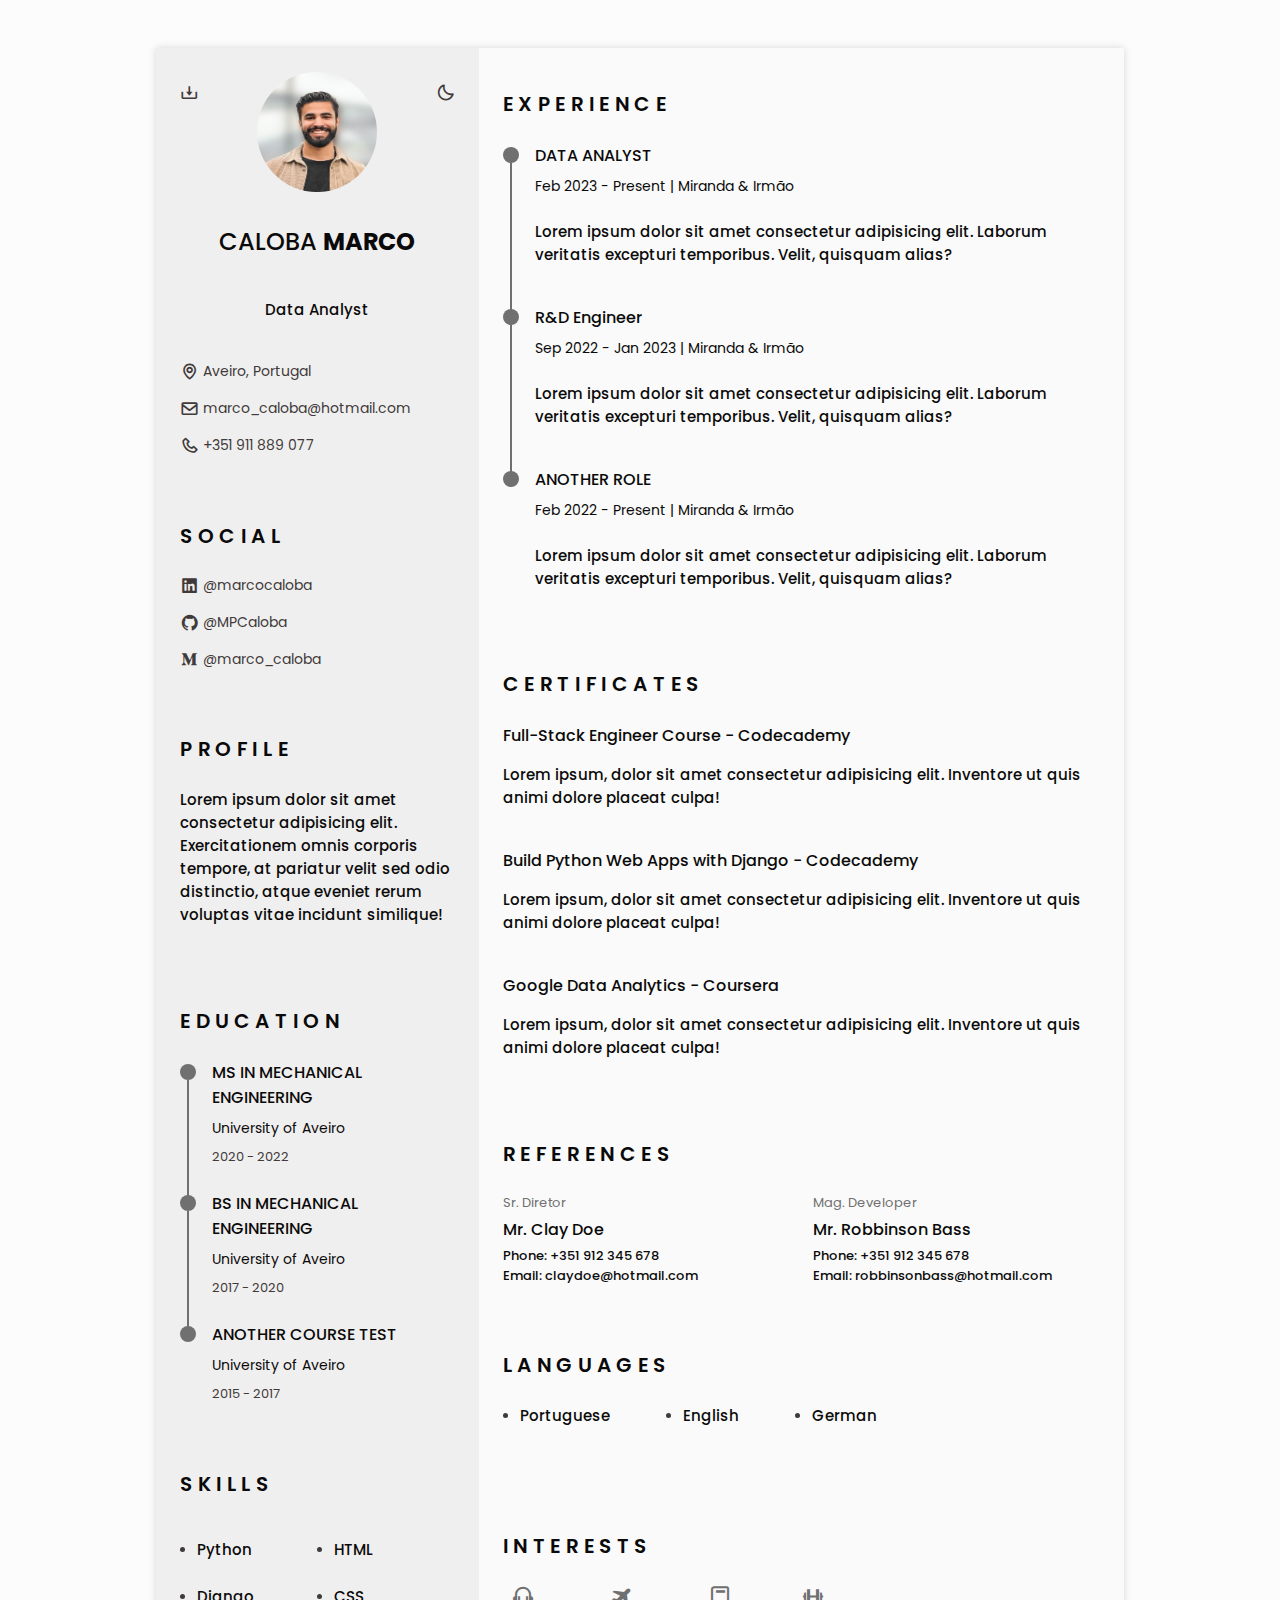
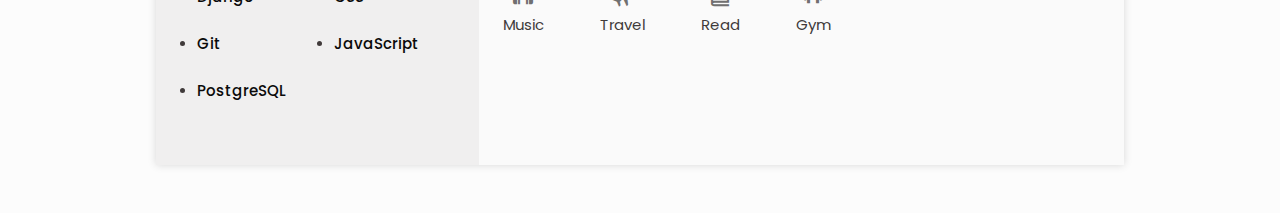
<file: index.html>
<!DOCTYPE html>
<html lang="en">
    <head>
        <meta charset="UTF-8">
        <meta name="viewport" content="width=device-width, initial-scale=1.0">
        <title>My Resume</title>

        <!-- BOX ICONS (remote version) -->
        <link rel="stylesheet" href="https://cdn.jsdelivr.net/npm/boxicons@latest/css/boxicons.min.css">

        <!-- CSS -->
        <link rel="stylesheet" href="./css/styles.css">
    </head>

    <body>
        <header class="l-header" id="header">
            <nav class="nav bd-container">
                <a href="#" class="nav__logo">Caloba</a>
                <div class="nav__menu" id="nav-menu">
                    <ul class="nav__list">
                        <li class="nav__item">
                            <a href="#home" class="nav__link active-link">
                                <i class='bx bx-home-alt nav__icon'></i>Home
                            </a>
                        </li>
                        <li class="nav__item">
                            <a href="#profile" class="nav__link">
                                <i class='bx bx-user nav__icon'></i>Profile
                            </a>
                        </li>
                        <li class="nav__item">
                            <a href="#education" class="nav__link">
                                <i class='bx bx-book nav__icon'></i>Education
                            </a>
                        </li>
                        <li class="nav__item">
                            <a href="#skills" class="nav__link">
                                <i class='bx bx-receipt nav__icon'></i>Skills
                            </a>
                        </li>
                        <li class="nav__item">
                            <a href="#experience" class="nav__link">
                                <i class='bx bx-briefcase-alt nav__icon'></i>Experience
                            </a>
                        </li>
                        <li class="nav__item">
                            <a href="#certificates" class="nav__link">
                                <i class='bx bx-award nav__icon'></i>Certificates
                            </a>
                        </li>
                        <li class="nav__item">
                            <a href="#references" class="nav__link">
                                <i class='bx bx-link-external nav__icon'></i>References
                            </a>
                        </li>
                    </ul>
                </div>
                <div class="nav__toggle" id="nav-toggle">
                    <i class="bx bx-grid-alt"></i>
                </div>
            </nav>
        </header>

        <main class="l-main bd-container">
            <div class="resume" id="area-cv">
            <!-- ALL ELEMENTS WITHIN THIS DIV ARE GENERATED IN PDF -->

                <div class="resume__left">
                    <!-- HOME -->
                    <secion class="home" id="home">
                        <div class="home__container section bd-grid">
                            <div class="home__data bd-grid">
                                <img src="./img/perfil.jpg" alt="" class="home__img">

                                <h1 class="home__title">CALOBA <b>MARCO</b></h1>
                                <h3 class="home__profession">Data Analyst</h3>

                                <!-- Button to download CV saved -->
                                <div>
                                    <a download="" href="./pdf/resume.pdf" class="home__button-movil">Download</a>
                                </div>
                            </div>

                            <div class="home__address bd-grid">
                                <span class="home__information">
                                    <i class="bx bx-map home-icon"></i> Aveiro, Portugal
                                </span>
                                <span class="home__information">
                                    <i class="bx bx-envelope home-icon"></i> marco_caloba@hotmail.com
                                </span>
                                <span class="home__information">
                                    <i class="bx bx-phone home-icon"></i> +351 911 889 077
                                </span>
                            </div>
                            
                            <!-- Theme change button -->
                            <i class="bx bx-moon change-theme" title="Theme" id="theme-button"></i>

                            <!-- Button to generate and download the pdf -->
                            <i class="bx bx-download generate-pdf" title="Generate PDF" id="resume-button"></i>
                        </div>



                    </secion>
                    
                    <!-- SOCIAL -->
                    <section class="social section">
                        <h2 class="section-title">SOCIAL</h2>

                        <div class="social__container bd-grid">
                            <a href="https://linkedin.com/" target="_blank" class="social__link">
                                <i class='bx bxl-linkedin-square social__icon'></i> @marcocaloba
                            </a>
                            <a href="https://github.com/" target="_blank" class="social__link">
                                <i class='bx bxl-github social__icon'></i> @MPCaloba
                            </a>
                            <a href="https://medium.com/" target="_blank" class="social__link">
                                <i class='bx bxl-medium social__icon'></i> @marco_caloba
                            </a>
                        </div>
                    </section>

                    <!-- PROFILE -->
                    <section class="profile section" id="profile">
                        <h2 class="section-title">Profile</h2>

                        <p class="profile__description">Lorem ipsum dolor sit amet consectetur adipisicing elit. Exercitationem omnis corporis tempore, at pariatur velit sed odio distinctio, atque eveniet rerum voluptas vitae incidunt similique!</p>
                    </section>

                    <!-- EDUCATION -->
                    <section class="education section" id="education">
                        <h2 class="section-title">Education</h2>

                        <div class="education__container bd-grid">
                            <div class="education__content">
                                <div class="education__time">
                                    <span class="education__rounder"></span>
                                    <span class="education__line"></span>
                                </div>

                                <div class="education__data bd-grid">
                                    <h3 class="education__title">MS IN MECHANICAL ENGINEERING</h3>
                                    <span class="education__studies">University of Aveiro</span>
                                    <span class="education__year">2020 - 2022</span>
                                </div>
                            </div>

                            <div class="education__content">
                                <div class="education__time">
                                    <span class="education__rounder"></span>
                                    <span class="education__line"></span>
                                </div>

                                <div class="education__data bd-grid">
                                    <h3 class="education__title">BS IN MECHANICAL ENGINEERING</h3>
                                    <span class="education__studies">University of Aveiro</span>
                                    <span class="education__year">2017 - 2020</span>
                                </div>
                            </div>

                            <div class="education__content">
                                <div class="education__time">
                                    <span class="education__rounder"></span>
                                    <!-- <span class="education__line"></span> -->
                                </div>

                                <div class="education__data bd-grid">
                                    <h3 class="education__title">ANOTHER COURSE TEST</h3>
                                    <span class="education__studies">University of Aveiro</span>
                                    <span class="education__year">2015 - 2017</span>
                                </div>
                            </div>
                        </div>
                    </section>

                    <!-- SKILLS -->
                    <section class="skills section" id="skills">
                        <h2 class="section-title">Skills</h2>

                        <div class="skills__content bd-grid">
                            <ul class="skills__data">
                                <li class="skills__name">
                                    <span class="skills__circle"></span> Python
                                </li>
                                <li class="skills__name">
                                    <span class="skills__circle"></span> Django
                                </li>
                                <li class="skills__name">
                                    <span class="skills__circle"></span> Git
                                </li>
                                <li class="skills__name">
                                    <span class="skills__circle"></span> PostgreSQL
                                </li>
                            </ul>

                            <ul class="skills__data">
                                <li class="skills__name">
                                    <span class="skills__circle"></span> HTML
                                </li>
                                <li class="skills__name">
                                    <span class="skills__circle"></span> CSS
                                </li>
                                <li class="skills__name">
                                    <span class="skills__circle"></span> JavaScript
                                </li>
                            </ul>
                        </div>
                    </section>
                </div>

                <div class="resume__right">
                    <!-- EXPERIENCE -->
                    <section class="experience section" id="experience">
                        <h2 class="section-title">Experience</h2>   

                        <div class="experience__container bd-grid">
                            <div class="experience__content">
                                <div class="experience__time">
                                    <span class="experience__rounder"></span>
                                    <span class="experience__line"></span>
                                </div>

                                <div class="experience__data bd-grid">
                                    <h3 class="experience__title">DATA ANALYST</h3>
                                    <span class="experience__company">Feb 2023 - Present | Miranda & Irmão</span>
                                    <p class="experience_description">Lorem ipsum dolor sit amet consectetur adipisicing elit. Laborum veritatis excepturi temporibus. Velit, quisquam alias?</p>
                                </div>
                            </div>

                            <div class="experience__content">
                                <div class="experience__time">
                                    <span class="experience__rounder"></span>
                                    <span class="experience__line"></span>
                                </div>

                                <div class="experience__data bd-grid">
                                    <h3 class="experience__title">R&D Engineer</h3>
                                    <span class="experience__company">Sep 2022 - Jan 2023 | Miranda & Irmão</span>
                                    <p class="experience_description">Lorem ipsum dolor sit amet consectetur adipisicing elit. Laborum veritatis excepturi temporibus. Velit, quisquam alias?</p>
                                </div>
                            </div>
                            <div class="experience__content">
                                <div class="experience__time">
                                    <span class="experience__rounder"></span>
                                    <!-- <span class="experience__line"></span> -->
                                </div>

                                <div class="experience__data bd-grid">
                                    <h3 class="experience__title">ANOTHER ROLE</h3>
                                    <span class="experience__company">Feb 2022 - Present | Miranda & Irmão</span>
                                    <p class="experience_description">Lorem ipsum dolor sit amet consectetur adipisicing elit. Laborum veritatis excepturi temporibus. Velit, quisquam alias?</p>
                                </div>
                            </div>
                        </div>
                    </section>

                    <!-- CERTIFICATES -->
                    <section class="certificate section" id="certificates">
                        <h2 class="section-title">Certificates</h2>

                        <div class="certificate__container bd-grid">
                            <div class="certificate__content">
                                <h3 class="certificate__title">Full-Stack Engineer Course - Codecademy</h3>
                                <p class="certificate__description">Lorem ipsum, dolor sit amet consectetur adipisicing elit. Inventore ut quis animi dolore placeat culpa!</p>
                            </div>
                            <div class="certificate__content">
                                <h3 class="certificate__title">Build Python Web Apps with Django - Codecademy</h3>
                                <p class="certificate__description">Lorem ipsum, dolor sit amet consectetur adipisicing elit. Inventore ut quis animi dolore placeat culpa!</p>
                            </div>
                            <div class="certificate__content">
                                <h3 class="certificate__title">Google Data Analytics - Coursera</h3>
                                <p class="certificate__description">Lorem ipsum, dolor sit amet consectetur adipisicing elit. Inventore ut quis animi dolore placeat culpa!</p>
                            </div>
                        </div>
                    </section>

                    <!-- REFERENCES -->
                    <section class="references section" id="references">
                        <h2 class="section-title">References</h2>

                        <div class="references__container bd-grid">
                            <div class="references__content bd-grid">
                                <span class="references__subtitle">Sr. Diretor</span>
                                <h3 class="references_title">Mr. Clay Doe</h3>
                                <ul class="references__contact">
                                    <li>Phone: +351 912 345 678</li>
                                    <li>Email: claydoe@hotmail.com</li>
                                </ul>
                            </div>

                            <div class="references__content bd-grid">
                                <span class="references__subtitle">Mag. Developer</span>
                                <h3 class="references_title">Mr. Robbinson Bass</h3>
                                <ul class="references__contact">
                                    <li>Phone: +351 912 345 678</li>
                                    <li>Email: robbinsonbass@hotmail.com</li>
                                </ul>
                            </div>
                        </div>
                    </section>

                    <!-- LANGUAGES -->
                    <section class="languages section" id="languages">
                        <h2 class="section-title">Languages</h2>

                        <div class="languages__container">
                            <ul class="languages__content bd-grid">
                                <li class="languages__name">
                                    <span class="languages__circle"></span> Portuguese
                                </li>
                                <li class="languages__name">
                                    <span class="languages__circle"></span> English
                                </li>
                                <li class="languages__name">
                                    <span class="languages__circle"></span> German
                                </li>
                            </ul>
                        </div>
                    </section>

                    <!-- INTERESTS -->
                    <section class="interests section" id="interests">
                        <h2 class="section-title">Interests</h2>

                        <div class="interests__container bd-grid">
                            <div class="interests__content">
                                <i class="bx bx-headphone interests-icon"></i>
                                <span class="interests__name">Music</span>
                            </div>

                            <div class="interests__content">
                                <i class="bx bxs-plane-alt interests-icon"></i>
                                <span class="interests__name">Travel</span>
                            </div>

                            <div class="interests__content">
                                <i class="bx bx-book interests-icon"></i>
                                <span class="interests__name">Read</span>
                            </div>

                            <div class="interests__content">
                                <i class="bx bx-dumbbell interests-icon"></i>
                                <span class="interests__name">Gym</span>
                            </div>
                        </div>
                    </section>
                </div>
            </div>

        </main>

        <!-- SCROLL TOP -->
        <a href="#" class="scrolltop" id="scroll-top">
            <i class="bx bx-up-arrow-alt scrolltop__icon"></i>
        </a>

        <!-- HTML 2 PDF -->
        <script src="./js/html2pdf.bundle.min.js"></script>

        <!-- MAIN JS -->
        <script src="./js/main.js"></script>

    </body>
</html>
</file>
<file: css/styles.css>
/* ==== GOOGLE FONTS ==== */
@import url('https://fonts.googleapis.com/css2?family=Poppins:wght@400;500;600&display=swap');

/* ==== VARIABLES CSS ==== */
:root {
    --header-height: 3rem;

    /* ==== COLOURS ==== */
    --title-color: #0B0A0A;
    --text-color: #403A3A;
    --text-color-light: #707070;
    --container-color: #FAFAFA;
    --container-color-alt: #F0EFEF;
    --body-color: #FCFCFC;
    
    /* ==== FONT AND TYPOGRAPHY ==== */
    --body-font: 'Poppins', sans-serif;
    --h1-font-size: 1.5rem;
    --h2-font-size: 1.25rem;
    --h3-font-size: 1rem;
    --normal-font-size: .938rem;
    --small-font-size: .875rem;
    --smaller-font-size: .813rem;

    /* ==== FONT WEIGHT ==== */
    --font-medium: 500;
    --font-semi-bold: 600;

    /* ==== MARGINS ==== */
    --mb-1: .5rem;
    --mb-2: 1rem;
    --mb-3: 1.5rem;

    /* ==== Z INDEX ==== */
    --z-tooltip: 10;
    --z-fixed: 100;
}


/* ==== BASE ==== */
*,
::before,
::after {
    box-sizing: border-box;
}

html {
    scroll-behavior: smooth;
}


/* ==== DARK THEME VARIABLES ==== */
body.dark-theme {
    --title-color: #F2F2F2;
    --text-color: #BFBFBF;
    --container-color: #212121;
    --container-color-alt: #181616;
    --body-color: #2B2B2B;
}


/* ==== BUTTON DARK/LIGHT ==== */
.change-theme {
    position: absolute;
    right: 0;
    top: 2.2rem;
    display: flex;
    color: var(--text-color);
    font-size: 1.2rem;
    cursor: pointer;
}

.change-theme:hover {
    color: var(--title-color);
}


/* ==== FONT SIZE VARIABLES TO SCALE CV ==== */
body.scale-cv {
    --h1-font-size: .938rem;
    --h2-font-size: .938rem;
    --h3-font-size: .875rem;
    --normal-font-size: .813rem;
    --small-font-size: .75rem;
    --smaller-font-size: .688rem;
}


/* ==== GENERATE PDF BUTTON ==== */
.generate-pdf {
    display: none;
    position: absolute;
    top: 2.2rem;
    left: 0;
    font-size: 1.2rem;
    color: var(--text-color);
    cursor: pointer;
}

.generate-pdf:hover {
    color: var(--title-color);
}


/* ==== CLASSES MODIFIED TO REDUCE SIZE AND PRINT ON A4 SHEET ==== */
.scale-cv .change-theme,
.scale-cv .generate-pdf {
    display: none;
}

.scale-cv .bd-container {
    max-width: 595px;
}

.scale-cv .section {
    padding: 1.5rem 0 .8rem;
}

.scale-cv .section-title {
    margin-bottom: .75rem;
}

.scale-cv .resume__left,
.scale-cv .resume__right {
    padding: 0 1rem;
}

.scale-cv .home__img {
    width: 90px;
    height: 90px;
}

.scale-cv .home__container {
    gap: 1.5rem;
}

.scale-cv .home__data {
    gap: .25rem;
}

.scale-cv .home__address,
.scale-cv .social__container {
    gap: .75rem;
}

.scale-cv .home-icon,
.scale-cv .social__icon,
.scale-cv .interests-icon {
    font-size: 1rem;
}

.scale-cv .education__container,
.scale-cv .experience__container,
.scale-cv .certificate__container {
    gap: 1rem;
}

.scale-cv .education__time,
.scale-cv .experience__time {
    padding-right: .5rem;
}

.scale-cv .education__rounder,
.scale-cv .experience__rounder {
    width: 11px;
    height: 11px;
    margin-top: .22rem;
}

.scale-cv .education__line,
.scale-cv .experience__line {
    width: 1px;
    height: 110%;
    transform: translate(5px, 0);
}

.scale-cv .education__data,
.scale-cv .experience__data {
    gap: .25rem;
}

.scale-cv .skills__name {
    margin-bottom: var(--mb-1);
}

.scale-cv .interests__container {
    column-gap: 2.5rem;
}

body {
    margin: 0 0 var(--header-height) 0;
    padding: 0;
    font-family: var(--body-font);
    font-size: var(--normal-font-size);
    background-color: var(--body-color);
    color: var(--text-color);

}

h1, h2, h3,
ul, p {
    color: var(--title-color);
    font-weight: var(--font-medium);
}

h1, h2, h3 {
    color: var(--title-color);
    font-weight: var(--font-medium);
}

ul {
    padding: 0;
    list-style: none;
}

a {
    text-decoration: none;
}

img {
    max-width: 100%;
    height: auto;
}


/* ==== CLASS CSS ==== */
.section {
    padding: 1.5rem 0;
}

.section-title {
    font-size: var(--h2-font-size);
    color: var(--title-color);
    font-weight: var(--font-semi-bold);
    text-transform: uppercase;
    letter-spacing: .35rem;
    text-align: center;
    margin-bottom: var(--mb-3);
}


/* ==== LAYOUT ==== */
.bd-container {
    max-width: 968px;
    width: calc(100% - 3rem);
    margin-left: var(--mb-3);
    margin-right: var(--mb-3);
}

.bd-grid {
    display: grid;
    gap: 1.5rem;
}

.l-header {
    width: 100%;
    position: fixed;
    bottom: 0;
    left: 0;
    z-index: var(--z-fixed);
    background-color: var(--body-color);
    box-shadow: 0 -1px 4px rgba(0, 0, 0, .1);
    transition: .3s;
}


/* ==== NAV ==== */
.nav {
    height: var(--header-height);
    display: flex;
    justify-content: space-between;
    align-items: center;
}

@media screen and (max-width: 968px) {
    .nav__menu {
        position: fixed;
        bottom: -100%;
        left: 0;
        width: 100%;
        padding: 2rem 1.5rem;
        background-color: var(--body-color);
        box-shadow: 0 1px 4px rgba(0, 0, 0, .1);
        border-radius: 1rem 1rem 0 0;
        z-index: var(--z-fixed);
        transition: .3s;
    }
}

.nav__logo,
.nav__toggle {
    color: var(--title-color);
    font-weight: var(--font-medium);
}

.nav__toggle {
    font-size: 1.2rem;
    cursor: pointer;
}

.nav__item {
    text-align: center;
}

.nav__list {
    display: grid;
    grid-template-columns: repeat(3, 1fr);
    gap: 2rem;
}

.nav__link {
    display: flex;
    flex-direction: column;
    font-size: var(--smaller-font-size);
    color: var(--text-color-light);
    font-weight: var(--font-medium);
}

.nav__link:hover {
    color: var(--title-color);
}

.nav__icon {
    font-size: 1.2rem;
    margin-bottom: var(--mb-1);
}


/* ==== SHOW MENU ==== */
.show-menu {
    bottom: var(--header-height);
}


/* ==== ACTIVE MENU LINK ==== */
.active-link {
    color: var(--title-color);
}


/* ==== HOME ==== */
.home {
    position: relative;
}

.home__container {
    gap: 3rem;
}

.home__data {
    gap: .5rem;
    text-align: center;
}

.home__img {
    width: 120px;
    height: 120px;
    border-radius: 50%;
    justify-self: center;
    margin-bottom: var(--mb-1);
}

.home__title {
    font-size: var(--h1-font-size);
}

.home__profession {
    font-size: var(--normal-font-size);
    margin-bottom: var(--mb-1);
}

.home__address {
    gap: 1rem;
}

.home__information {
    display: flex;
    align-items: center;
    font-size: var(--small-font-size);
}

.home-icon {
    font-size: 1.2rem;
    margin-right: .25rem;
}

.home__button-movil {
    display: inline-block;
    border: 2px solid var(--text-color);
    color: var(--title-color);
    padding: 1rem 2rem;
    border-radius: .25rem;
    transition: .3s;
    font-weight: var(--font-medium);
    margin-top: var(--mb-3);
}

.home__button-movil:hover {
    background-color: var(--text-color);
    color: var(--container-color);
}


/* ==== SOCIAL ==== */
.social__container {
    grid-template-columns: max-content;
    gap: 1rem;
}

.social__link {
    display: inline-flex;
    align-items: center;
    font-size: var(--small-font-size);
    color: var(--text-color);
}

.social__link:hover {
    color: var(--title-color)
}

.social__icon {
    font-size: 1.2rem;
    margin-right: .25rem;
}


/* ==== PROFILE ==== */
.profile__description {
    text-align: center;
}


/* ==== EDUCATION AND EXPERIENCE ==== */
.education__content,
.experience__content {
    display: flex;
}

.education__time,
.experience__time {
    padding-right: 1rem;
}

.education__rounder,
.experience__rounder {
    position: relative;
    display: block;
    width: 16px;
    height: 16px;
    background-color: var(--text-color-light);
    border-radius: 50%;
    margin-top: .25rem;
}

.education__line,
.experience__line {
    display: block;
    width: 2px;
    height: 110%;
    background-color: var(--text-color-light);
    transform: translate(7px, 0);
}

.education__data,
.experience__data {
    gap: .5rem;
}

.education__title,
.experience__title {
    font-size: var(--h3-font-size);
    margin: 0 0;
}

.education__studies,
.experience__company {
    font-size: var(--small-font-size);
    color: var(--title-color);
}

.education__year {
    font-size: var(--smaller-font-size);
}


/* ==== SKILLS AND LANGUAGES ==== */
.skills__content,
.languages__content {
    grid-template-columns: repeat(2, 1fr);
    gap: 0;
}

.skills__name,
.languages__name {
    display: flex;
    align-items: center;
    margin-bottom: var(--mb-3);
}

.skills__circle,
.languages__circle {
    display: inline-block;
    width: 5px;
    height: 5px;
    background-color: var(--text-color);
    border-radius: 50%;
    margin-right: .75rem;
}


/* ==== CERTIFICATES ==== */
.certificate__title {
    font-size: var(--h3-font-size);
    margin: 0;
}



/* ==== REFERENCES ==== */
.references__content {
    gap: .25rem;
}

.references__subtitle {
    color: var(--text-color-light);
}

.references__subtitle,
.references__contact {
    font-size: var(--smaller-font-size);
    margin: 0;
}

.references_title {
    font-size: var(--h3-font-size);
    margin: 0;
}


/* ==== INTERESTS ==== */
.interests__container {
    grid-template-columns: repeat(3, 1fr);
    margin-top: var(--mb-2);
}

.interests__content {
    display: flex;
    flex-direction: column;
    align-items: center;
}

.interests-icon {
    font-size: 1.5rem;
    color: var(--text-color-light);
    margin-bottom: .25rem;
}


/* ==== Scroll top ==== */
.scrolltop {
    position: fixed;
    right: 1rem;
    bottom: -20%;
    display: flex;
    justify-content: center;
    align-items: center;
    padding: .3rem;
    background-color: var(--container-color-alt);
    border-radius: .4rem;
    z-index: var(--z-tooltip);
    transition: .4s;
    /* visibility: hidden; */
}

.scrolltop__icon {
    font-size: 1.2rem;
    color: var(--text-color);
}

.show-scroll {
    visibility: visible;
    bottom: 5rem;
}


/* ==== MEDIA QUERIES ==== */
/* ==== Two column menu for small devices ==== */
@media screen and (max-width: 320px) {
    .nav__list {
        grid-template-columns: repeat(2, 1fr);
        gap: 1rem .5rem;
    }
}


/* ==== Classes modified for large screen size ==== */
@media screen and (min-width: 968px) {
    body {
        margin: 3rem 0;
    }

    .bd-container {
        margin-left: auto;
        margin-right: auto;
    }

    .l-header,
    .scrolltop {
        display: none;
    }

    .resume {
        display: grid;
        grid-template-columns: .5fr 1fr;
        background-color: var(--container-color);
        box-shadow: 0 0 8px rgba(13, 12, 12, .15);
    }

    .resume__left {
        background-color: var(--container-color-alt);
    }

    .resume__left,
    .resume__right {
        padding: 0 1.5rem;
    }

    .generate-pdf {
        display: inline-block;
    }

    .section-title,
    .profile__description {
        text-align: initial;
    }

    .home__container {
        gap: 1.5rem;
    }

    .home__button-movil {
        display: none;
    }

    .references__container {
        grid-template-columns: repeat(2, 1fr);
    }

    .languages__content {
        grid-template-columns: repeat(3, max-content);
        column-gap: 3.5rem;
    }

    .interests__container {
        grid-template-columns: repeat(4, max-content);
        column-gap: 3.5rem;
    }
}
</file>
